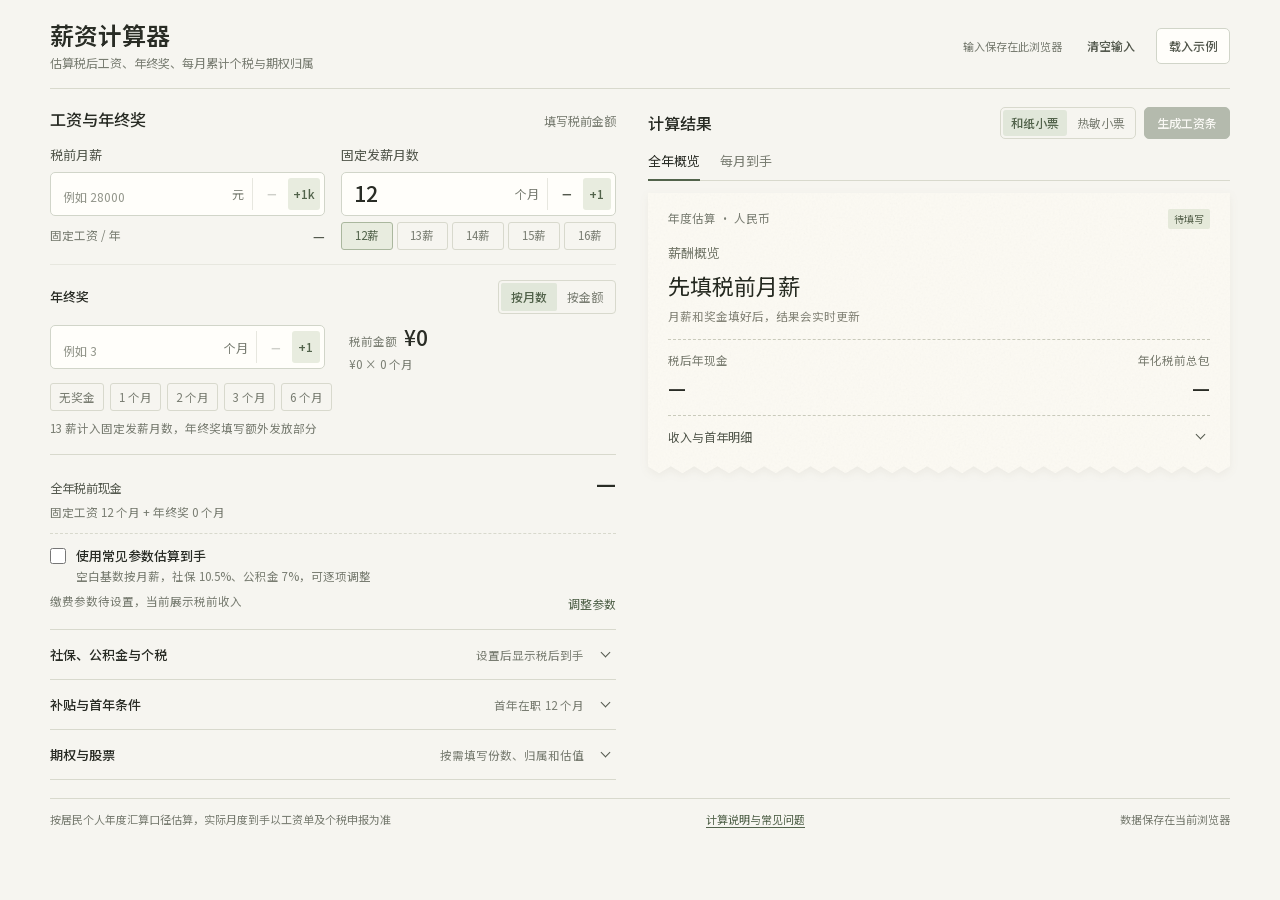
<file: index.html>
<!doctype html>
<html lang="zh-CN">
<head>
  <meta charset="utf-8">
  <meta name="viewport" content="width=device-width, initial-scale=1">
  <meta name="theme-color" content="#f6f5f0">
  <meta name="description" content="在线薪资计算器，按月薪和年终奖月数，估算税后工资、每月累计个税、全年收入、首年现金和期权归属。支持社保、公积金及个税参数自定义，数据保存在本地浏览器。">
  <meta property="og:type" content="website">
  <meta property="og:locale" content="zh_CN">
  <meta property="og:title" content="薪资计算器 - 税后工资、年终奖与累计个税">
  <meta property="og:description" content="计算税后工资、每月累计个税与到手明细、年终奖和期权归属，缴费参数可自定义。">
  <meta name="twitter:card" content="summary">
  <link rel="canonical" href="https://mx-pai.cn/salary-calculator/">
  <meta property="og:url" content="https://mx-pai.cn/salary-calculator/">
  <title>薪资计算器 - 税后工资、年终奖与累计个税</title>
  <script type="application/ld+json">
    {"@context":"https://schema.org","@type":"WebApplication","name":"薪资计算器","url":"https://mx-pai.cn/salary-calculator/","applicationCategory":"FinanceApplication","operatingSystem":"Any","inLanguage":"zh-CN","isAccessibleForFree":true,"description":"在线计算税后工资、每月累计个税、月均到手、年终奖、首年收入和期权归属，缴费参数可自定义。","featureList":["税后工资估算","年终奖月数与金额换算","每月累计个税","期权归属估值","工资条图片导出"]}
  </script>
  <link rel="stylesheet" href="styles.css?v=20261023seo1">
</head>
<body>
  <main class="shell">
    <header class="masthead">
      <div class="brand"><h1>薪资计算器</h1><p class="intro">估算税后工资、年终奖、每月累计个税与期权归属</p></div>
      <div class="mast-actions"><span class="local-note" id="storage-note">输入保存在此浏览器</span><div class="action-buttons"><button class="text-button" id="clear-button" type="button">清空输入</button><button class="text-button" id="reset-button" type="button">载入示例</button></div></div>
    </header>
    <noscript><p class="validation-summary">请启用 JavaScript 后使用薪资计算器</p></noscript>
    <div class="layout">
      <section class="primary-form" aria-labelledby="salary-title">
        <div class="section-heading"><h2 id="salary-title">工资与年终奖</h2><span>填写税前金额</span></div>
        <div class="validation-summary" id="income-errors" role="alert" hidden></div>
        <div class="fields">
<div class="field">
      <label for="monthly-salary">税前月薪</label>
      <div class="entry entry--adjustable"><input id="monthly-salary" data-key="monthlySalary" type="number" min="0" step="100" inputmode="decimal" placeholder="例如 28000" aria-describedby="error-monthlySalary"><span class="unit">元</span><div class="entry-stepper" role="group" aria-label="调整月薪"><button type="button" data-step-key="monthlySalary" data-step-value="-1000" aria-label="月薪减少 1000 元" aria-controls="monthly-salary">−</button><button type="button" data-step-key="monthlySalary" data-step-value="1000" aria-label="月薪增加 1000 元" aria-controls="monthly-salary">+1k</button></div></div>
      <p class="field-error" id="error-monthlySalary" data-error-for="monthlySalary" hidden></p><p class="input-equivalent"><span>固定工资 / 年</span><strong id="salary-equivalent">—</strong></p>
    </div><div class="field">
      <label for="salary-months">固定发薪月数</label>
      <div class="entry entry--adjustable"><input id="salary-months" data-key="salaryMonths" type="number" min="0" step="0.5" max="24" inputmode="decimal" placeholder="12" aria-describedby="error-salaryMonths"><span class="unit">个月</span><div class="entry-stepper" role="group" aria-label="调整固定发薪月数"><button type="button" data-step-key="salaryMonths" data-step-value="-1" aria-label="固定发薪月数减少 1 个月" aria-controls="salary-months">−</button><button type="button" data-step-key="salaryMonths" data-step-value="1" aria-label="固定发薪月数增加 1 个月" aria-controls="salary-months">+1</button></div></div>
      <p class="field-error" id="error-salaryMonths" data-error-for="salaryMonths" hidden></p><div class="quick-picks salary-picks" role="group" aria-label="固定发薪月数快捷选择"><button type="button" data-quick-key="salaryMonths" data-quick-value="12">12薪</button><button type="button" data-quick-key="salaryMonths" data-quick-value="13">13薪</button><button type="button" data-quick-key="salaryMonths" data-quick-value="14">14薪</button><button type="button" data-quick-key="salaryMonths" data-quick-value="15">15薪</button><button type="button" data-quick-key="salaryMonths" data-quick-value="16">16薪</button></div>
    </div>
          <div class="bonus-block">
            <div class="bonus-header"><span>年终奖</span><div class="bonus-switch" role="group" aria-label="年终奖填写方式"><button type="button" data-bonus-mode="months" aria-pressed="true">按月数</button><button type="button" data-bonus-mode="amount" aria-pressed="false">按金额</button></div></div>
            <input id="bonus-input-mode" data-key="bonusMode" type="hidden" value="months">
            <div class="bonus-fields"><div data-bonus-panel="months"><div class="field">
      <label class="visually-hidden" for="bonus-months">年终奖月数</label>
      <div class="entry entry--adjustable"><input id="bonus-months" data-key="bonusMonths" type="number" min="0" step="0.5" max="36" inputmode="decimal" placeholder="例如 3" aria-describedby="error-bonusMonths"><span class="unit">个月</span><div class="entry-stepper" role="group" aria-label="调整年终奖月数"><button type="button" data-step-key="bonusMonths" data-step-value="-1" aria-label="年终奖减少 1 个月" aria-controls="bonus-months">−</button><button type="button" data-step-key="bonusMonths" data-step-value="1" aria-label="年终奖增加 1 个月" aria-controls="bonus-months">+1</button></div></div>
      <p class="field-error" id="error-bonusMonths" data-error-for="bonusMonths" hidden></p>
    </div></div><div data-bonus-panel="amount" hidden><div class="field">
      <label class="visually-hidden" for="annual-bonus">年终奖税前金额</label>
      <div class="entry entry--adjustable"><input id="annual-bonus" data-key="annualBonus" type="number" min="0" step="1000" inputmode="decimal" placeholder="例如 84000" aria-describedby="error-annualBonus"><span class="unit">元</span><div class="entry-stepper" role="group" aria-label="调整年终奖金额"><button type="button" data-step-key="annualBonus" data-step-value="-1000" aria-label="年终奖减少 1000 元" aria-controls="annual-bonus">−</button><button type="button" data-step-key="annualBonus" data-step-value="1000" aria-label="年终奖增加 1000 元" aria-controls="annual-bonus">+1k</button></div></div>
      <p class="field-error" id="error-annualBonus" data-error-for="annualBonus" hidden></p>
    </div></div><div class="bonus-equivalent"><span id="bonus-equivalent-label">税前金额</span><strong id="bonus-equivalent">¥0</strong><small id="bonus-expression">随月薪自动换算</small></div></div>
            <div class="quick-picks bonus-picks" id="bonus-quick-picks" role="group" aria-label="年终奖月数快捷选择"><button type="button" data-quick-key="bonusMonths" data-quick-value="0">无奖金</button><button type="button" data-quick-key="bonusMonths" data-quick-value="1">1 个月</button><button type="button" data-quick-key="bonusMonths" data-quick-value="2">2 个月</button><button type="button" data-quick-key="bonusMonths" data-quick-value="3">3 个月</button><button type="button" data-quick-key="bonusMonths" data-quick-value="6">6 个月</button></div>
            <p class="hint">13 薪计入固定发薪月数，年终奖填写额外发放部分</p>
          </div>
        </div>
        <div class="income-summary"><div class="income-total"><span>全年税前现金</span><strong id="cash-preview">—</strong></div><div class="live-net-summary" id="live-net-summary" hidden><span>税后月均到手</span><strong id="inline-monthly-net">—</strong></div><p id="income-formula">固定工资 + 年终奖 + 现金补贴</p></div>
        <div class="tax-quick">          <label class="assumption-option" for="use-default-tax"><input id="use-default-tax" data-key="useDefaultTax" type="checkbox"><span><strong>使用常见参数估算到手</strong><small id="tax-assumption-help">空白基数按月薪，社保 10.5%、公积金 7%，可逐项调整</small></span></label>
          <div class="result-note"><p id="assumption-hint">缴费参数待设置，当前展示税前收入</p><button class="view-link" id="edit-tax" type="button">调整参数</button></div>
</div>
      </section>

      <aside class="result-panel" id="results" aria-label="薪酬计算结果">
        <div class="preview-heading"><h2>计算结果</h2><div class="export-tools"><fieldset class="receipt-style-switch"><legend class="visually-hidden">工资条风格</legend><label><input class="visually-hidden" type="radio" name="receipt-style" value="paper" data-receipt-style checked><span>和纸小票</span></label><label><input class="visually-hidden" type="radio" name="receipt-style" value="thermal" data-receipt-style><span>热敏小票</span></label></fieldset><button class="generate-button" id="generate-receipt" type="button" disabled>生成工资条</button></div></div>
        <div class="view-tabs" role="tablist" aria-label="结果查看方式"><button type="button" id="tab-receipt" role="tab" data-result-view="receipt" aria-selected="true" aria-controls="receipt-view">全年概览</button><button type="button" id="tab-monthly" role="tab" data-result-view="monthly" aria-selected="false" aria-controls="monthly-view" tabindex="-1">每月到手</button></div>
        <div id="receipt-view" role="tabpanel" aria-labelledby="tab-receipt">
        <div class="receipt-stage">
          <div class="receipt-shadow">
            <article class="receipt-sheet" id="receipt-sheet" data-style="paper" aria-label="工资条内容">
              <div class="result-hero">
                <div class="result-label"><span>年度估算 · 人民币</span><span class="example-tag" id="example-tag">待填写</span></div>
                <div class="net-label" id="headline-label">薪酬概览</div><div class="net-total is-pending" id="monthly-net">先填税前月薪</div>
                <p class="net-secondary" id="monthly-with-bonus" hidden></p><p class="total-caption" id="result-caption">月薪和奖金填好后，结果会实时更新</p>
                <p class="visually-hidden" id="result-announcer" role="status" aria-live="polite" aria-atomic="true"></p>
                <div class="result-kpis" id="result-kpis"></div>
              </div>
              <div class="deductions" id="deduction-breakdown"></div>
              <details class="annual-breakdown"><summary>收入与首年明细<span class="disclosure" aria-hidden="true"></span></summary><div class="result-body"><div class="mix-heading"><h3>全年税前收入</h3></div><div id="income-breakdown"></div><div class="first-year-group" id="first-year-results"></div></div></details>
            </article>
          </div>
        </div>
        </div>
        <section id="monthly-view" role="tabpanel" aria-labelledby="tab-monthly" hidden>
          <div class="payroll-settings fields"><div class="field" id="bonus-timing-field"><label for="bonus-pay-month">年终奖发放月份</label><div class="entry"><select id="bonus-pay-month" data-key="bonusPayMonth" aria-describedby="error-bonusPayMonth"><option value="1">1 月</option><option value="2">2 月</option><option value="3">3 月</option><option value="4">4 月</option><option value="5">5 月</option><option value="6">6 月</option><option value="7">7 月</option><option value="8">8 月</option><option value="9">9 月</option><option value="10">10 月</option><option value="11">11 月</option><option value="12" selected>12 月</option></select></div><p class="field-error" id="error-bonusPayMonth" data-error-for="bonusPayMonth" hidden></p></div><div class="field" id="extra-timing-field"><label for="extra-pay-month">额外固定工资发放月</label><div class="entry"><select id="extra-pay-month" data-key="extraSalaryPayMonth" aria-describedby="error-extraSalaryPayMonth"><option value="1">1 月</option><option value="2">2 月</option><option value="3">3 月</option><option value="4">4 月</option><option value="5">5 月</option><option value="6">6 月</option><option value="7">7 月</option><option value="8">8 月</option><option value="9">9 月</option><option value="10">10 月</option><option value="11">11 月</option><option value="12" selected>12 月</option></select></div><p class="field-error" id="error-extraSalaryPayMonth" data-error-for="extraSalaryPayMonth" hidden></p></div></div>
          <div class="monthly-empty" id="monthly-empty"><p>填写月薪与缴费参数后，查看每月到手和累计个税</p><button class="text-button" type="button" data-edit-tax>设置缴费参数</button></div>
          <div id="monthly-content" hidden>
            <p class="monthly-hint">按 1 月起全年在职估算，点击月份查看明细</p>
            <p class="monthly-timing" id="monthly-timing"></p>
            <div class="month-chart" id="month-chart" role="group" aria-label="选择月份查看到手和累计个税"></div>
            <div class="monthly-headline" id="monthly-headline" tabindex="-1" role="group" aria-label="所选月份到手明细"><div><span id="selected-month-label">1 月预计到手</span><strong id="selected-month-net">—</strong></div><span id="selected-month-event" hidden></span></div>
            <div class="monthly-kpis"><div><span>本月个税</span><strong id="selected-month-tax">—</strong></div><div><span>截至本月累计个税</span><strong id="selected-month-cumulative">—</strong></div></div>
            <div id="monthly-current"></div>
            <details class="monthly-calculation"><summary>这笔税怎么算<span class="disclosure" aria-hidden="true"></span></summary><div id="month-tax-calculation"></div><p class="monthly-hint">累计个税包含综合所得累计预扣，以及已发放奖金的单独计税额</p></details>
            <details class="monthly-all"><summary>全年 12 个月明细<span class="disclosure" aria-hidden="true"></span></summary><div class="monthly-table-wrap"><table class="monthly-table"><caption class="visually-hidden">全年每月预扣个税与到手金额</caption><thead><tr><th scope="col">月份</th><th scope="col">本月个税</th><th scope="col">累计个税</th><th scope="col">到手</th></tr></thead><tbody id="monthly-table-body"></tbody><tfoot><tr><th scope="row">全年</th><td id="year-payroll-tax" colspan="2">—</td><td id="year-payroll-net">—</td></tr></tfoot></table></div></details>
            <p class="monthly-reconciliation" id="monthly-reconciliation" hidden></p>
            <p class="monthly-hint" id="monthly-scope"></p>
            <p class="monthly-hint">采用累计预扣法，<a href="https://www.chinatax.gov.cn/chinatax/n810341/n810765/n3359382/201812/c4182700/content.html" target="_blank" rel="noreferrer">查看税务总局计算口径</a></p>
          </div>
        </section>
        <details class="result-more"><summary>查看四年收入与股权估值<span class="disclosure" aria-hidden="true"></span></summary>
          <section class="timeline" aria-labelledby="timeline-title"><div class="timeline-head"><h3 id="timeline-title">四年收入与归属</h3><span>首年按在职月数折算</span></div><div class="year-list" id="year-list"></div><div class="timeline-foot"><span class="legend"><i class="swatch"></i>经常性现金</span><span class="legend"><i class="swatch equity"></i>归属估值</span><span class="legend"><i class="swatch sign-on"></i>签字费</span><span class="total-four-year" id="four-year-total"></span></div></section>
          <div class="scenario-box"><div class="scenario-head"><h3>股权估值情景</h3><span>年化税前总包</span></div><div class="scenario-list" id="scenario-list"></div><div class="tax-breakdown first-year"><span>首年预计行权资金</span><strong id="exercise-cost">—</strong></div></div>
        </details>
      </aside>

      <div class="optional-group" aria-label="其他薪酬条件">
        <details class="optional-section" id="tax-settings">
          <summary><div><h2>社保、公积金与个税</h2><p id="tax-settings-summary">设置后显示税后到手</p></div><span class="disclosure" aria-hidden="true"></span></summary>
          <div class="optional-body"><div class="validation-summary" id="tax-errors" role="alert" hidden></div><div class="fields"><div class="field">
      <label for="social-base">社保缴费基数</label>
      <div class="entry"><input id="social-base" data-key="socialBase" type="number" min="0" step="100" inputmode="decimal" placeholder="空白按月薪" aria-describedby="error-socialBase"><span class="unit">元 / 月</span></div>
      <p class="field-error" id="error-socialBase" data-error-for="socialBase" hidden></p>
    </div><div class="field">
      <label for="social-rate">社保个人比例</label>
      <div class="entry"><input id="social-rate" data-key="socialRate" type="number" min="0" step="0.1" max="30" inputmode="decimal" placeholder="常见值 10.5" aria-describedby="error-socialRate"><span class="unit">%</span></div>
      <p class="field-error" id="error-socialRate" data-error-for="socialRate" hidden></p>
    </div><div class="field">
      <label for="housing-base">公积金缴费基数</label>
      <div class="entry"><input id="housing-base" data-key="housingBase" type="number" min="0" step="100" inputmode="decimal" placeholder="空白按月薪" aria-describedby="error-housingBase"><span class="unit">元 / 月</span></div>
      <p class="field-error" id="error-housingBase" data-error-for="housingBase" hidden></p>
    </div><div class="field">
      <label for="housing-rate">公积金个人比例</label>
      <div class="entry"><input id="housing-rate" data-key="housingRate" type="number" min="0" step="0.1" max="30" inputmode="decimal" placeholder="常见值 7" aria-describedby="error-housingRate"><span class="unit">%</span></div>
      <p class="field-error" id="error-housingRate" data-error-for="housingRate" hidden></p>
    </div></div>
            <details class="bounds-settings" id="bounds-settings"><summary>设置自动推算基数的上下限</summary><div class="fields"><div class="field">
      <label for="social-floor">社保基数下限</label>
      <div class="entry"><input id="social-floor" data-key="socialFloor" type="number" min="0" step="1" inputmode="decimal" placeholder="留空不限" aria-describedby="error-socialFloor"><span class="unit">元 / 月</span></div>
      <p class="field-error" id="error-socialFloor" data-error-for="socialFloor" hidden></p>
    </div><div class="field">
      <label for="social-ceiling">社保基数上限</label>
      <div class="entry"><input id="social-ceiling" data-key="socialCeiling" type="number" min="0" step="1" inputmode="decimal" placeholder="留空不限" aria-describedby="error-socialCeiling"><span class="unit">元 / 月</span></div>
      <p class="field-error" id="error-socialCeiling" data-error-for="socialCeiling" hidden></p>
    </div><div class="field">
      <label for="housing-floor">公积金基数下限</label>
      <div class="entry"><input id="housing-floor" data-key="housingFloor" type="number" min="0" step="1" inputmode="decimal" placeholder="留空不限" aria-describedby="error-housingFloor"><span class="unit">元 / 月</span></div>
      <p class="field-error" id="error-housingFloor" data-error-for="housingFloor" hidden></p>
    </div><div class="field">
      <label for="housing-ceiling">公积金基数上限</label>
      <div class="entry"><input id="housing-ceiling" data-key="housingCeiling" type="number" min="0" step="1" inputmode="decimal" placeholder="留空不限" aria-describedby="error-housingCeiling"><span class="unit">元 / 月</span></div>
      <p class="field-error" id="error-housingCeiling" data-error-for="housingCeiling" hidden></p>
    </div></div><p class="section-tip">上下限用于按月薪自动推算基数，已手填的缴费基数优先</p></details>
            <div class="fields"><div class="field">
      <label for="special-deduction">年度专项附加扣除</label>
      <div class="entry"><input id="special-deduction" data-key="specialDeduction" type="number" min="0" step="1000" inputmode="decimal" placeholder="没有可留空" aria-describedby="error-specialDeduction"><span class="unit">元 / 年</span></div>
      <p class="field-error" id="error-specialDeduction" data-error-for="specialDeduction" hidden></p>
    </div><div class="field"><label for="bonus-tax-mode">年终奖计税方式</label><div class="entry"><select id="bonus-tax-mode" data-key="bonusTaxMode"><option value="auto">自动比较</option><option value="combined">并入综合所得</option><option value="separate">单独计税</option></select></div></div></div>
            <p class="tax-explainer">勾选常见参数后，空白基数按月薪、社保比例按 10.5%、公积金按 7%；填写的项目会覆盖常见值。全年一次性奖金单独计税适用于符合条件的收入，<a href="https://www.mof.gov.cn/jrttts/202308/t20230828_3904461.htm" target="_blank" rel="noreferrer">查看税法说明</a></p>
          </div>
        </details>
        <details class="optional-section" id="first-year-settings"><summary><div><h2>补贴与首年条件</h2><p id="extras-summary">在职月数、签字费与试用期</p></div><span class="disclosure" aria-hidden="true"></span></summary><div class="optional-body"><div class="fields"><div class="field">
      <label for="annual-allowance">年度现金补贴</label>
      <div class="entry"><input id="annual-allowance" data-key="annualAllowance" type="number" min="0" step="100" inputmode="decimal" placeholder="没有可留空" aria-describedby="error-annualAllowance"><span class="unit">元 / 年</span></div>
      <p class="field-error" id="error-annualAllowance" data-error-for="annualAllowance" hidden></p>
    </div><div class="field">
      <label for="first-year-months">首年在职月数</label>
      <div class="entry"><input id="first-year-months" data-key="firstYearMonths" type="number" min="0" step="1" max="12" inputmode="decimal" placeholder="12" aria-describedby="error-firstYearMonths"><span class="unit">个月</span></div>
      <p class="field-error" id="error-firstYearMonths" data-error-for="firstYearMonths" hidden></p>
    </div><div class="field">
      <label for="sign-on-year1">首年签字费</label>
      <div class="entry"><input id="sign-on-year1" data-key="signOnYear1" type="number" min="0" step="1000" inputmode="decimal" placeholder="没有可留空" aria-describedby="error-signOnYear1"><span class="unit">元</span></div>
      <p class="field-error" id="error-signOnYear1" data-error-for="signOnYear1" hidden></p>
    </div><div class="field">
      <label for="sign-on-year2">次年签字费</label>
      <div class="entry"><input id="sign-on-year2" data-key="signOnYear2" type="number" min="0" step="1000" inputmode="decimal" placeholder="没有可留空" aria-describedby="error-signOnYear2"><span class="unit">元</span></div>
      <p class="field-error" id="error-signOnYear2" data-error-for="signOnYear2" hidden></p>
    </div><div class="field">
      <label for="probation-months">试用期月数</label>
      <div class="entry"><input id="probation-months" data-key="probationMonths" type="number" min="0" step="1" max="12" inputmode="decimal" placeholder="0" aria-describedby="error-probationMonths"><span class="unit">个月</span></div>
      <p class="field-error" id="error-probationMonths" data-error-for="probationMonths" hidden></p>
    </div><div class="field">
      <label for="probation-rate">试用期薪资比例</label>
      <div class="entry"><input id="probation-rate" data-key="probationRate" type="number" min="0" step="1" max="100" inputmode="decimal" placeholder="100" aria-describedby="error-probationRate"><span class="unit">%</span></div>
      <p class="field-error" id="error-probationRate" data-error-for="probationRate" hidden></p>
    </div><div class="field wide">
      <label for="sign-on-reserve">首年追回风险预留</label>
      <div class="entry"><input id="sign-on-reserve" data-key="signOnReserve" type="number" min="0" step="1000" inputmode="decimal" placeholder="没有可留空" aria-describedby="error-signOnReserve"><span class="unit">税后元</span></div>
      <p class="field-error" id="error-signOnReserve" data-error-for="signOnReserve" hidden></p>
    </div></div><p class="section-tip">首年固定工资、年终奖和补贴按在职月数折算；签字费按填写金额计入</p></div></details>
        <details class="optional-section" id="equity-settings"><summary><div><h2>期权与股票</h2><p id="equity-summary">按需填写份数、归属和估值</p></div><span class="disclosure" aria-hidden="true"></span></summary><div class="optional-body"><div class="fields"><div class="field">
      <label for="equity-units">授予总份数</label>
      <div class="entry"><input id="equity-units" data-key="equityUnits" type="number" min="0" step="1000" inputmode="decimal" placeholder="没有可留空" aria-describedby="error-equityUnits"><span class="unit">份</span></div>
      <p class="field-error" id="error-equityUnits" data-error-for="equityUnits" hidden></p>
    </div><div class="field">
      <label for="vesting-years">归属周期</label>
      <div class="entry"><input id="vesting-years" data-key="vestingYears" type="number" min="0.25" step="0.25" max="20" inputmode="decimal" placeholder="4" aria-describedby="error-vestingYears"><span class="unit">年</span></div>
      <p class="field-error" id="error-vestingYears" data-error-for="vestingYears" hidden></p>
    </div><div class="field">
      <label for="cliff-months">首期等待期</label>
      <div class="entry"><input id="cliff-months" data-key="cliffMonths" type="number" min="0" step="1" max="240" inputmode="decimal" placeholder="12" aria-describedby="error-cliffMonths"><span class="unit">个月</span></div>
      <p class="field-error" id="error-cliffMonths" data-error-for="cliffMonths" hidden></p>
    </div><div class="field">
      <label for="strike-price">行权价</label>
      <div class="entry"><input id="strike-price" data-key="strikePrice" type="number" min="0" step="0.1" inputmode="decimal" placeholder="RSU 填 0" aria-describedby="error-strikePrice"><span class="unit">元 / 份</span></div>
      <p class="field-error" id="error-strikePrice" data-error-for="strikePrice" hidden></p>
    </div><div class="field wide">
      <label for="share-base">基准估值</label>
      <div class="entry"><input id="share-base" data-key="shareBase" type="number" min="0" step="0.1" inputmode="decimal" placeholder="填入后显示股权估值" aria-describedby="error-shareBase"><span class="unit">元 / 份</span></div>
      <p class="field-error" id="error-shareBase" data-error-for="shareBase" hidden></p>
    </div><div class="field">
      <label for="share-low">低位估值</label>
      <div class="entry"><input id="share-low" data-key="shareLow" type="number" min="0" step="0.1" inputmode="decimal" placeholder="可选" aria-describedby="error-shareLow"><span class="unit">元 / 份</span></div>
      <p class="field-error" id="error-shareLow" data-error-for="shareLow" hidden></p>
    </div><div class="field">
      <label for="share-high">高位估值</label>
      <div class="entry"><input id="share-high" data-key="shareHigh" type="number" min="0" step="0.1" inputmode="decimal" placeholder="可选" aria-describedby="error-shareHigh"><span class="unit">元 / 份</span></div>
      <p class="field-error" id="error-shareHigh" data-error-for="shareHigh" hidden></p>
    </div></div><p class="section-tip">股权估值单独列示，不计入税后现金</p></div></details>
      </div>
    </div>
    <footer class="footer"><span>按居民个人年度汇算口径估算，实际月度到手以工资单及个税申报为准</span><a href="guide/" data-standalone-href="https://mx-pai.cn/salary-calculator/guide/">计算说明与常见问题</a><span>数据保存在当前浏览器</span></footer>
  </main>
  <dialog class="export-dialog" id="receipt-dialog" aria-labelledby="export-title">
    <div class="export-heading"><div><h2 id="export-title">生成工资条</h2><p>图片在本机生成，点击预览可放大</p></div><button type="button" class="text-button" id="close-export">关闭</button></div>
    <div class="export-canvas" id="export-canvas" aria-busy="false"><img id="export-preview" alt="生成的薪酬估算工资条" role="button" tabindex="0" aria-label="放大工资条预览" aria-pressed="false"><p id="export-loading" role="status">正在生成工资条</p></div>
    <div class="export-footer"><span id="export-status" role="status" aria-live="polite"></span><div><button class="copy-button" id="copy-image" type="button" disabled>复制图片</button><button class="generate-button" id="download-image" type="button" disabled>保存图片</button></div></div>
  </dialog>
  <script src="calculator.js?v=20261023seo1"></script>
  <script src="report.js?v=20261023seo1"></script>
  <script src="result-image.js?v=20261023seo1"></script>
  <script src="app.js?v=20261023seo1"></script>
</body>
</html>
</file>
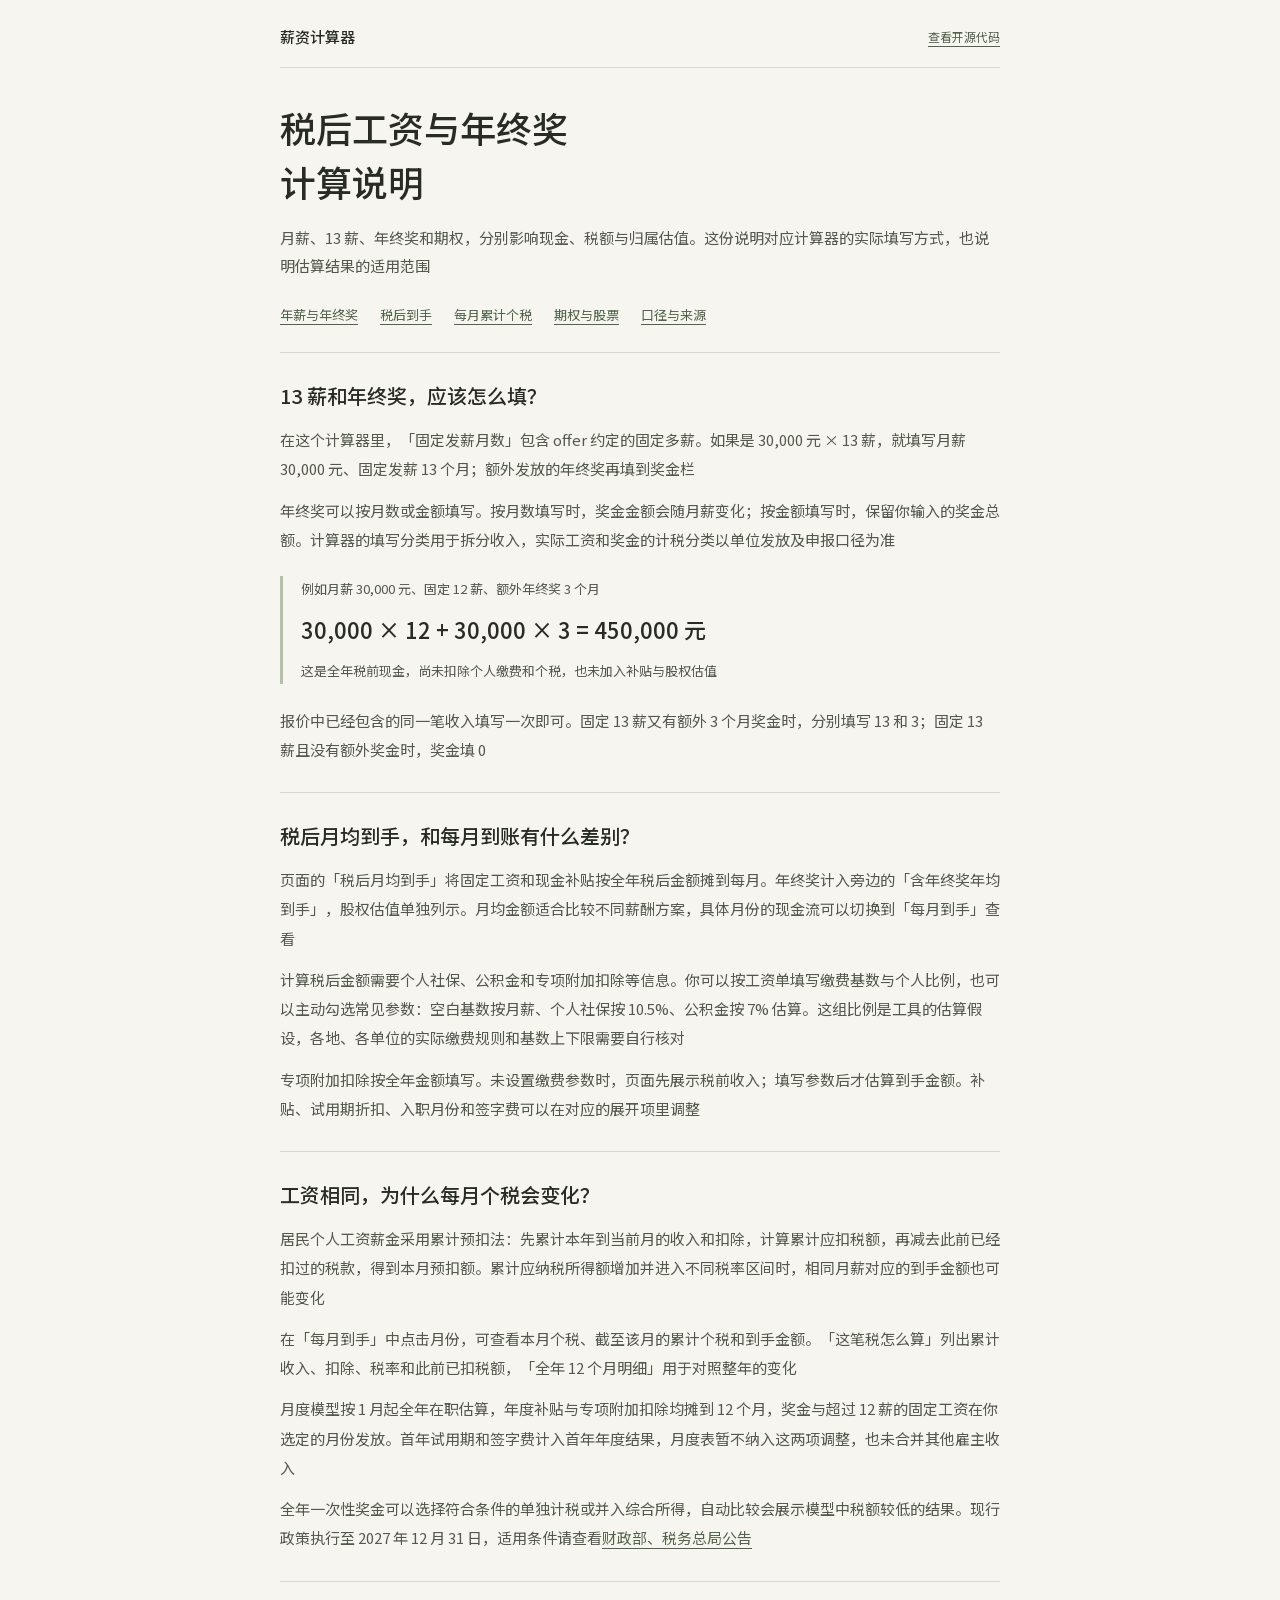
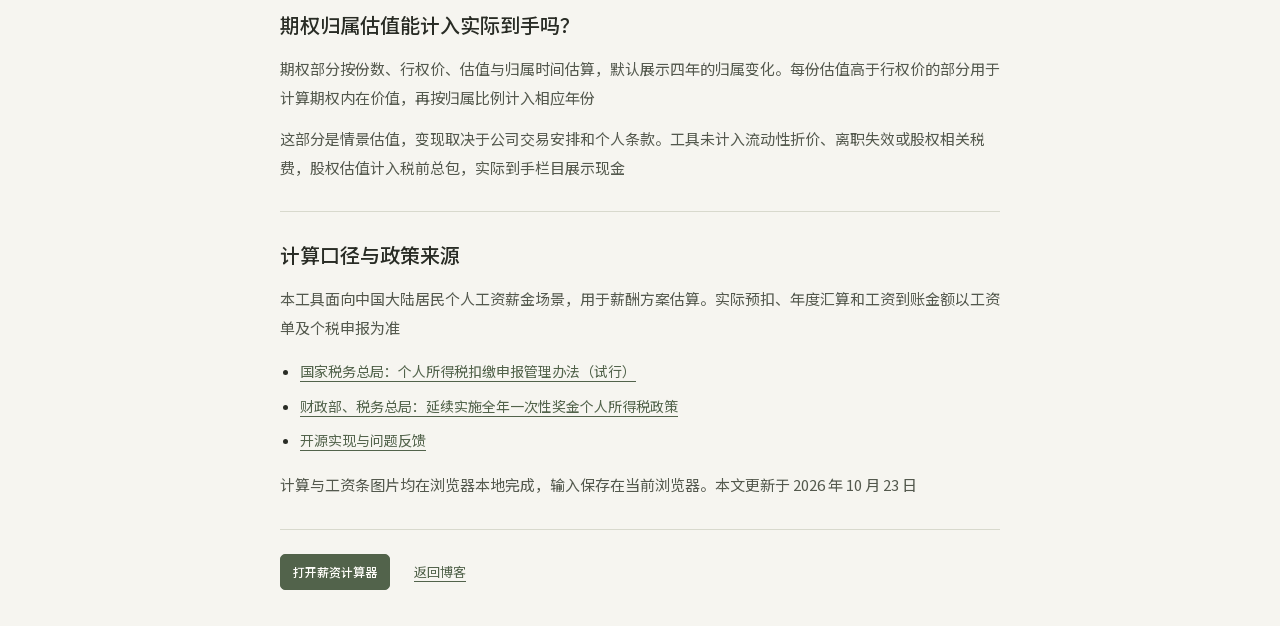
<file: guide/index.html>
<!doctype html>
<html lang="zh-CN">
<head>
  <meta charset="utf-8">
  <meta name="viewport" content="width=device-width, initial-scale=1">
  <meta name="theme-color" content="#f6f5f0">
  <title>税后工资怎么算？13 薪、年终奖与累计个税说明 - 薪资计算器</title>
  <meta name="description" content="了解薪资计算器的填写方式与计算口径：13 薪和年终奖如何区分、税后月均到手与实际每月到账的差异、累计预扣个税，以及期权归属估值。附税务总局和财政部政策来源。">
  <link rel="canonical" href="https://mx-pai.cn/salary-calculator/guide/">
  <meta property="og:type" content="website">
  <meta property="og:locale" content="zh_CN">
  <meta property="og:title" content="税后工资、13 薪与年终奖计算说明">
  <meta property="og:description" content="从一份 offer 开始，读懂年薪、每月到手、累计个税和期权估值。">
  <meta property="og:url" content="https://mx-pai.cn/salary-calculator/guide/">
  <link rel="stylesheet" href="../styles.css?v=20261023seo1">
  <link rel="stylesheet" href="guide.css?v=20261023seo1">
</head>
<body>
  <main class="guide-shell">
    <header class="guide-header"><a href="../">薪资计算器</a><a href="https://github.com/mx-pai/salary-calculator">查看开源代码</a></header>
    <article>
      <h1>税后工资与年终奖<br>计算说明</h1>
      <p class="guide-lead">月薪、13 薪、年终奖和期权，分别影响现金、税额与归属估值。这份说明对应计算器的实际填写方式，也说明估算结果的适用范围</p>
      <nav class="guide-contents" aria-label="本页内容"><a href="#annual">年薪与年终奖</a><a href="#net">税后到手</a><a href="#monthly">每月累计个税</a><a href="#equity">期权与股票</a><a href="#sources">口径与来源</a></nav>

      <section id="annual">
        <h2>13 薪和年终奖，应该怎么填？</h2>
        <p>在这个计算器里，「固定发薪月数」包含 offer 约定的固定多薪。如果是 30,000 元 × 13 薪，就填写月薪 30,000 元、固定发薪 13 个月；额外发放的年终奖再填到奖金栏</p>
        <p>年终奖可以按月数或金额填写。按月数填写时，奖金金额会随月薪变化；按金额填写时，保留你输入的奖金总额。计算器的填写分类用于拆分收入，实际工资和奖金的计税分类以单位发放及申报口径为准</p>
        <div class="guide-example"><p>例如月薪 30,000 元、固定 12 薪、额外年终奖 3 个月</p><strong>30,000 × 12 + 30,000 × 3 = 450,000 元</strong><p>这是全年税前现金，尚未扣除个人缴费和个税，也未加入补贴与股权估值</p></div>
        <p>报价中已经包含的同一笔收入填写一次即可。固定 13 薪又有额外 3 个月奖金时，分别填写 13 和 3；固定 13 薪且没有额外奖金时，奖金填 0</p>
      </section>

      <section id="net">
        <h2>税后月均到手，和每月到账有什么差别？</h2>
        <p>页面的「税后月均到手」将固定工资和现金补贴按全年税后金额摊到每月。年终奖计入旁边的「含年终奖年均到手」，股权估值单独列示。月均金额适合比较不同薪酬方案，具体月份的现金流可以切换到「每月到手」查看</p>
        <p>计算税后金额需要个人社保、公积金和专项附加扣除等信息。你可以按工资单填写缴费基数与个人比例，也可以主动勾选常见参数：空白基数按月薪、个人社保按 10.5%、公积金按 7% 估算。这组比例是工具的估算假设，各地、各单位的实际缴费规则和基数上下限需要自行核对</p>
        <p>专项附加扣除按全年金额填写。未设置缴费参数时，页面先展示税前收入；填写参数后才估算到手金额。补贴、试用期折扣、入职月份和签字费可以在对应的展开项里调整</p>
      </section>

      <section id="monthly">
        <h2>工资相同，为什么每月个税会变化？</h2>
        <p>居民个人工资薪金采用累计预扣法：先累计本年到当前月的收入和扣除，计算累计应扣税额，再减去此前已经扣过的税款，得到本月预扣额。累计应纳税所得额增加并进入不同税率区间时，相同月薪对应的到手金额也可能变化</p>
        <p>在「每月到手」中点击月份，可查看本月个税、截至该月的累计个税和到手金额。「这笔税怎么算」列出累计收入、扣除、税率和此前已扣税额，「全年 12 个月明细」用于对照整年的变化</p>
        <p>月度模型按 1 月起全年在职估算，年度补贴与专项附加扣除均摊到 12 个月，奖金与超过 12 薪的固定工资在你选定的月份发放。首年试用期和签字费计入首年年度结果，月度表暂不纳入这两项调整，也未合并其他雇主收入</p>
        <p>全年一次性奖金可以选择符合条件的单独计税或并入综合所得，自动比较会展示模型中税额较低的结果。现行政策执行至 2027 年 12 月 31 日，适用条件请查看<a href="https://www.mof.gov.cn/jrttts/202308/t20230828_3904461.htm" target="_blank" rel="noreferrer">财政部、税务总局公告</a></p>
      </section>

      <section id="equity">
        <h2>期权归属估值能计入实际到手吗？</h2>
        <p>期权部分按份数、行权价、估值与归属时间估算，默认展示四年的归属变化。每份估值高于行权价的部分用于计算期权内在价值，再按归属比例计入相应年份</p>
        <p>这部分是情景估值，变现取决于公司交易安排和个人条款。工具未计入流动性折价、离职失效或股权相关税费，股权估值计入税前总包，实际到手栏目展示现金</p>
      </section>

      <section id="sources">
        <h2>计算口径与政策来源</h2>
        <p>本工具面向中国大陆居民个人工资薪金场景，用于薪酬方案估算。实际预扣、年度汇算和工资到账金额以工资单及个税申报为准</p>
        <ul class="guide-sources"><li><a href="https://www.chinatax.gov.cn/chinatax/n810341/n810765/n3359382/201812/c4182700/content.html" target="_blank" rel="noreferrer">国家税务总局：个人所得税扣缴申报管理办法（试行）</a></li><li><a href="https://www.mof.gov.cn/jrttts/202308/t20230828_3904461.htm" target="_blank" rel="noreferrer">财政部、税务总局：延续实施全年一次性奖金个人所得税政策</a></li><li><a href="https://github.com/mx-pai/salary-calculator">开源实现与问题反馈</a></li></ul>
        <p>计算与工资条图片均在浏览器本地完成，输入保存在当前浏览器。本文更新于 <time datetime="2026-10-23">2026 年 10 月 23 日</time></p>
      </section>
    </article>
    <footer class="guide-footer"><a class="generate-button" href="../">打开薪资计算器</a><a href="https://mx-pai.cn/">返回博客</a></footer>
  </main>
</body>
</html>
</file>
<file: styles.css>
@font-face { font-family: "Noto Sub"; src: url(fonts/noto-sans-sc-subset.woff2?v=20261023seo1) format("woff2"); font-weight: 100 900; font-display: swap; }
:root {
  color-scheme: light;
  --page: #f6f5f0; --paper: #fffefa; --paper-warm: #fcfaf3;
  --ink: #292c25; --ink-soft: #54594e; --muted: #797d72;
  --line: #d8d9cd; --line-soft: #e7e7df; --border: #d1d5c9; --field-bg: #fffefa;
  --cash: #74836c; --cash-dark: #52634b; --equity: #a9ae96; --signon: #b4b5a8;
  --danger: #a34436; --danger-bg: #fbefea; --focus: #aebda4;
  --receipt-paper: #fcfaf3;
  --font-ui: "PingFang SC", "Microsoft YaHei", "Noto Sub", system-ui, sans-serif;
  --font-mono: "SFMono-Regular", "Menlo", "Consolas", "PingFang SC", "Microsoft YaHei", "Noto Sub", monospace;
  font-family: var(--font-ui);
  font-synthesis: none; text-rendering: optimizeLegibility;
}
* { box-sizing: border-box; }
[hidden] { display: none !important; }
body { min-width: 320px; margin: 0; background: var(--page); color: var(--ink); line-height: 1.5; }
button, input, select { font: inherit; }
button { cursor: pointer; }
h1, h2, h3, p { margin: 0; }
button, input, select, summary, a { -webkit-tap-highlight-color: transparent; }
button:focus-visible, input:focus-visible, select:focus-visible, summary:focus-visible, a:focus-visible { outline: 3px solid var(--focus); outline-offset: 3px; }
button:disabled { cursor: default; opacity: .4; }
input, strong { font-variant-numeric: tabular-nums; }
.shell { width: min(1180px, calc(100% - 64px)); margin: 0 auto; padding: 20px 0 16px; }
.masthead { display: flex; align-items: center; justify-content: space-between; gap: 20px; padding-bottom: 16px; margin-bottom: 18px; border-bottom: 1px solid var(--line); }
h1 { font-size: 24px; font-weight: 600; letter-spacing: 0; line-height: 1.25; }
.intro { margin-top: 4px; color: var(--muted); font-size: 12px; line-height: 1.5; }
.mast-actions { display: flex; align-items: center; gap: 12px; }
.local-note { font-size: 11px; color: var(--muted); }
.action-buttons { display: flex; gap: 8px; }
.text-button, .copy-button, .generate-button { display: inline-flex; align-items: center; justify-content: center; gap: 8px; min-height: 36px; padding: 0 12px; border: 1px solid var(--border); border-radius: 5px; color: var(--ink-soft); background: transparent; font-size: 12px; font-weight: 500; line-height: 1; transition: background-color .15s, border-color .15s; }
.text-button:hover, .copy-button:hover:enabled { background: #e9ece3; border-color: #b6beae; }
#clear-button { border-color: transparent; }
#reset-button { background: var(--paper); }
#clear-button.is-confirming { color: var(--danger); border-color: var(--danger); background: var(--danger-bg); }
.generate-button { color: #fffefa; background: var(--cash-dark); border-color: var(--cash-dark); }
.generate-button:hover:enabled { background: #40533b; }
.layout { display: grid; grid-template-columns: minmax(0, 1fr) minmax(330px, 1.03fr); grid-template-rows: min-content 1fr; gap: 14px 32px; align-items: start; }
.primary-form { grid-column: 1; grid-row: 1; min-width: 0; }
.section-heading { display: flex; align-items: baseline; justify-content: space-between; gap: 12px; margin: 0 0 14px; }
.section-heading h2 { font-size: 16px; font-weight: 500; }
.section-heading > span { color: var(--muted); font-size: 12px; }
.fields { display: grid; grid-template-columns: repeat(2, minmax(0, 1fr)); gap: 14px 16px; }
.field { min-width: 0; }
.field.wide { grid-column: 1 / -1; }
.field > label, .bonus-header > span { display: block; margin-bottom: 7px; color: var(--ink-soft); font-size: 13px; font-weight: 400; }
.entry { display: flex; min-height: 44px; align-items: center; padding: 0 12px; border: 1px solid var(--border); border-radius: 5px; background: var(--field-bg); transition: border-color .15s; }
.entry:hover { border-color: #a9b29e; }
.entry:focus-within { border-color: var(--cash); outline: 3px solid #e3e9dd; background: #fff; }
.entry input, .entry select { width: 100%; min-width: 0; margin: 0; padding: 0; border: 0; outline: none; color: var(--ink); background: transparent; }
.entry input { font-size: 21px; font-weight: 500; letter-spacing: 0; line-height: 1.3; }
.entry input::placeholder { font-size: 12px; font-weight: 400; letter-spacing: 0; color: #93968b; }
.entry select { font-size: 12px; cursor: pointer; }
.entry input::-webkit-inner-spin-button, .entry input::-webkit-outer-spin-button { appearance: none; margin: 0; }
.entry input[type="number"] { appearance: textfield; }
.unit { flex-shrink: 0; margin-left: 10px; color: var(--muted); font-size: 12px; line-height: 1.3; }
.entry.entry--adjustable { padding-right: 4px; }
.entry-stepper { display: flex; align-items: center; flex-shrink: 0; gap: 2px; margin-left: 8px; padding-left: 5px; border-left: 1px solid var(--line-soft); }
.entry-stepper button { display: inline-flex; align-items: center; justify-content: center; min-width: 28px; height: 32px; padding: 0 5px; border: 0; border-radius: 3px; background: transparent; color: var(--ink-soft); font-size: 12px; font-weight: 500; line-height: 1; }
.entry-stepper button[data-step-value^="-"] { font-size: 17px; }
.entry-stepper button:not([data-step-value^="-"]) { background: #e8ecdf; color: var(--cash-dark); }
.entry-stepper button:hover:enabled { background: #dce4d4; color: #34482e; }
.entry-stepper button:active:enabled { background: #cddac1; }
.entry-stepper button:disabled { opacity: .28; }
.hint, .section-tip { margin-top: 8px; color: var(--muted); font-size: 11.5px; line-height: 1.6; }
.bonus-block { grid-column: 1 / -1; padding-top: 15px; border-top: 1px solid var(--line-soft); }
.bonus-header { display: flex; align-items: center; justify-content: space-between; gap: 12px; margin-bottom: 8px; }
.bonus-header > span { margin: 0; color: var(--ink); font-size: 13px; font-weight: 500; }
.bonus-switch { display: flex; gap: 0; padding: 2px; border: 1px solid var(--line); border-radius: 4px; }
.bonus-switch button { display: inline-flex; align-items: center; justify-content: center; min-height: 28px; padding: 0 10px; border: 0; border-radius: 2px; background: transparent; color: var(--muted); font-size: 12px; line-height: 1; }
.bonus-switch button[aria-pressed="true"] { background: #e1e7da; color: var(--cash-dark); font-weight: 500; }
.bonus-fields { display: grid; grid-template-columns: 1fr 1fr; gap: 16px; align-items: center; }
.bonus-equivalent { padding-left: 8px; }
.bonus-equivalent span { color: var(--muted); font-size: 11.5px; margin-right: 7px; }
.bonus-equivalent small { display: block; margin-top: 3px; color: var(--muted); font-size: 11.5px; line-height: 1.5; }
.bonus-equivalent strong { display: inline; font-size: 21px; font-weight: 500; letter-spacing: 0; }
.income-summary { margin-top: 16px; padding: 12px 0; border-top: 1px solid var(--line); }
.income-summary > div { display: flex; justify-content: space-between; align-items: baseline; gap: 12px; }
.income-summary span { color: var(--ink-soft); font-size: 12px; }
.income-summary strong { color: var(--ink); font-size: 22px; font-weight: 500; letter-spacing: 0; }
.income-summary p { margin-top: 4px; font-size: 11.5px; color: var(--muted); line-height: 1.5; }
.tax-quick { padding: 12px 0 0; border-top: 1px dashed var(--line); }
.assumption-option { display: flex; align-items: start; gap: 10px; cursor: pointer; }
.assumption-option input { width: 16px; height: 16px; margin: 2px 0 0; flex-shrink: 0; accent-color: var(--cash-dark); }
.assumption-option strong { display: block; font-size: 13px; font-weight: 500; }
.assumption-option small { display: block; margin-top: 3px; color: var(--muted); font-size: 11.5px; line-height: 1.55; }
.result-note { display: flex; align-items: start; gap: 10px; margin-top: 7px; }
.result-note p { flex: 1; color: var(--muted); font-size: 11.5px; line-height: 1.55; }
.view-link { flex-shrink: 0; min-height: 22px; border: 0; background: transparent; padding: 0; color: var(--cash-dark); font-size: 12px; }
.optional-group { min-width: 0; grid-column: 1; grid-row: 2; border-top: 1px solid var(--line); }
.optional-section { border-bottom: 1px solid var(--line); scroll-margin-top: 24px; }
.optional-section > summary { display: flex; min-height: 49px; align-items: center; gap: 12px; padding: 12px 0; list-style: none; cursor: pointer; }
summary::-webkit-details-marker { display: none; }
.optional-section h2 { flex-shrink: 0; font-size: 13px; font-weight: 500; white-space: nowrap; }
.optional-section summary p { min-width: 0; margin: 0; overflow: hidden; color: var(--muted); font-size: 11.5px; line-height: 1.5; text-align: right; white-space: nowrap; text-overflow: ellipsis; }
.disclosure { display: inline-flex; align-items: center; justify-content: center; width: 20px; height: 20px; flex: 0 0 20px; margin-left: auto; }
.disclosure::before { content: ""; width: 6px; height: 6px; border-right: 1.5px solid var(--ink-soft); border-bottom: 1.5px solid var(--ink-soft); transform: translateY(-2px) rotate(45deg); }
details[open] > summary .disclosure::before { transform: translateY(2px) rotate(225deg); }
.optional-body { padding: 4px 0 16px; }
.optional-body .entry { min-height: 42px; }
.optional-body .entry input { font-size: 18px; }
.bounds-settings { margin: 18px 0; border-top: 1px solid var(--line-soft); border-bottom: 1px solid var(--line-soft); }
.bounds-settings > summary { padding: 13px 0; cursor: pointer; font-size: 12px; color: var(--cash-dark); }
.bounds-settings > .fields { padding: 2px 0 18px; }
.tax-explainer { margin-top: 12px; color: var(--muted); font-size: 11.5px; line-height: 1.6; }
.tax-explainer a { color: var(--cash-dark); text-underline-offset: 2px; }
.field-error { margin-top: 6px; font-size: 12px; color: var(--danger); line-height: 1.5; }
.field.is-invalid .entry { border-color: var(--danger); }
.validation-summary { margin-bottom: 16px; padding: 10px 12px; border-radius: 4px; background: var(--danger-bg); color: var(--danger); font-size: 12px; line-height: 1.6; }
/* A real receipt is the only material surface in the calculator */
.result-panel { min-width: 0; grid-column: 2; grid-row: 1 / span 2; }
.preview-heading { display: flex; align-items: center; justify-content: space-between; gap: 10px; margin: 0 0 10px; }
.preview-heading h2 { font-size: 16px; font-weight: 500; }
.preview-heading .generate-button { min-height: 32px; padding: 0 12px; font-size: 12px; }
.receipt-stage { margin: 0; padding: 0; }
.receipt-shadow { filter: drop-shadow(0 3px 4px #5d4f3410); }
.receipt-sheet { position: relative; padding: 16px 20px 21px; background: var(--receipt-paper); color: var(--ink); clip-path: polygon(0 0,100% 0,100% calc(100% - 7px),98% 100%,96% calc(100% - 7px),94% 100%,92% calc(100% - 7px),90% 100%,88% calc(100% - 7px),86% 100%,84% calc(100% - 7px),82% 100%,80% calc(100% - 7px),78% 100%,76% calc(100% - 7px),74% 100%,72% calc(100% - 7px),70% 100%,68% calc(100% - 7px),66% 100%,64% calc(100% - 7px),62% 100%,60% calc(100% - 7px),58% 100%,56% calc(100% - 7px),54% 100%,52% calc(100% - 7px),50% 100%,48% calc(100% - 7px),46% 100%,44% calc(100% - 7px),42% 100%,40% calc(100% - 7px),38% 100%,36% calc(100% - 7px),34% 100%,32% calc(100% - 7px),30% 100%,28% calc(100% - 7px),26% 100%,24% calc(100% - 7px),22% 100%,20% calc(100% - 7px),18% 100%,16% calc(100% - 7px),14% 100%,12% calc(100% - 7px),10% 100%,8% calc(100% - 7px),6% 100%,4% calc(100% - 7px),2% 100%,0 calc(100% - 7px)); }
.receipt-sheet::before { content: ""; position: absolute; inset: 0; z-index: -1; opacity: .35; pointer-events: none; background-image: url("data:image/svg+xml,%3Csvg viewBox='0 0 180 180' xmlns='http://www.w3.org/2000/svg'%3E%3Cfilter id='n'%3E%3CfeTurbulence type='fractalNoise' baseFrequency='.76' numOctaves='3' stitchTiles='stitch'/%3E%3CfeColorMatrix type='saturate' values='0'/%3E%3C/filter%3E%3Cpath fill='%23828270' opacity='.18' filter='url(%23n)' d='M0 0h180v180H0z'/%3E%3C/svg%3E"); }
.result-label { display: flex; align-items: center; justify-content: space-between; gap: 10px; color: var(--muted); font-size: 11.5px; }
.example-tag { padding: 3px 6px; border-radius: 2px; color: #59654f; background: #e5e9da; font-size: 10px; line-height: 1.4; }
.net-label { margin-top: 14px; color: #727668; text-align: left; font-size: 13px; }
.net-total { margin-top: 3px; color: #252920; text-align: left; font-size: clamp(32px, 3.7vw, 38px); font-weight: 500; letter-spacing: 0; line-height: 1.1; font-variant-numeric: tabular-nums; overflow-wrap: anywhere; }
.net-total.is-pending { margin: 10px 0; font-size: 22px; font-weight: 400; letter-spacing: 0; }
.net-secondary { margin-top: 8px; text-align: left; color: #5e6a54; font-size: 12px; line-height: 1.6; }
.total-caption { margin-top: 4px; text-align: left; color: #858579; font-size: 11.5px; line-height: 1.6; }
.result-kpis { display: grid; grid-template-columns: 1fr 1fr; gap: 15px; margin-top: 14px; padding: 12px 0; border-top: 1px dashed #c9cabb; border-bottom: 1px dashed #c9cabb; }
.result-kpis span { display: block; color: #797c70; font-size: 11.5px; }
.result-kpis strong { display: block; margin-top: 4px; color: #292c25; font-size: 20px; font-weight: 500; letter-spacing: 0; }
.result-kpis > div:last-child { text-align: right; }
.result-body { padding: 6px 0 4px; }
.mix-heading { display: flex; align-items: baseline; justify-content: space-between; color: #858579; font-size: 10px; }
.mix-heading h3 { color: #54594e; font-size: 12px; font-weight: 500; }
.breakdown-row { display: flex; align-items: baseline; gap: 6px; margin-top: 9px; color: #5e6156; font-size: 12px; }
.row-label { min-width: 0; }
.row-label small { display: inline; margin-left: 7px; color: #909084; font-size: 11px; }
.leader { flex: 1; }
.breakdown-row strong { flex-shrink: 0; font-size: 13px; font-weight: 400; color: #292c25; }
.deductions { display: grid; grid-template-columns: 1fr 1fr; gap: 16px; margin: 0; padding: 12px 0; border-bottom: 1px dashed #c9cabb; }
.first-year-group { display: grid; gap: 8px; margin-top: 12px; padding-top: 12px; border-top: 1px dashed #c9cabb; }
.first-year { display: flex; justify-content: space-between; width: 100%; align-items: baseline; gap: 15px; color: #777a6e; font-size: 12px; }
.first-year strong { flex-shrink: 0; color: #41473a; font-size: 12px; font-weight: 500; }
.receipt-sheet[data-style="thermal"] { --receipt-paper: #fffdf4; }
.receipt-sheet[data-style="thermal"] .net-total, .receipt-sheet[data-style="thermal"] strong { font-family: var(--font-mono); }
.receipt-sheet[data-style="thermal"] .net-total { font-size: 35px; font-weight: 600; }
.receipt-sheet[data-style="thermal"] .example-tag { color: #57594f; background: #edeee6; border: 1px dashed #b6b9a9; }
.result-more { margin-top: 12px; border-top: 1px solid var(--line); }
.result-more > summary { display: flex; align-items: center; gap: 12px; min-height: 36px; padding: 10px 0; color: var(--ink-soft); font-size: 12px; cursor: pointer; list-style: none; }
.timeline, .scenario-box { padding: 4px 0 22px; }
.timeline-head, .scenario-head { display: flex; justify-content: space-between; gap: 12px; margin: 12px 0 16px; }
.timeline-head h3, .scenario-head h3 { font-size: 12px; font-weight: 500; }
.timeline-head span, .scenario-head span { color: var(--muted); font-size: 11px; }
.year-list { display: grid; gap: 13px; }
.year-row { display: grid; grid-template-columns: 48px minmax(0, 1fr) auto; align-items: center; gap: 9px; font-size: 12px; }
.year-name { color: var(--muted); }
.year-track { display: flex; height: 5px; overflow: hidden; background: var(--line-soft); }
.year-cash { background: var(--cash); }.year-equity { background: var(--equity); }.year-sign-on { background: var(--signon); }
.year-total { font-weight: 500; }
.timeline-foot { display: flex; flex-wrap: wrap; gap: 10px; margin-top: 16px; color: var(--muted); font-size: 11px; }
.legend { display: inline-flex; align-items: center; gap: 5px; }
.swatch { width: 6px; height: 6px; background: var(--cash); }.swatch.equity { background: var(--equity); }.swatch.sign-on { background: var(--signon); }
.total-four-year { flex-basis: 100%; color: var(--ink); }
.scenario-list { display: grid; grid-template-columns: repeat(3, 1fr); gap: 12px; }
.scenario { border-top: 1px solid var(--line); padding-top: 10px; }
.scenario span { display: block; font-size: 11px; color: var(--muted); }
.scenario strong { display: block; margin-top: 6px; font-size: 12px; font-weight: 500; }
.empty-result { color: var(--muted); font-size: 12px; line-height: 1.6; }
.tax-breakdown { margin-top: 18px; }
.footer { display: flex; justify-content: space-between; gap: 20px; margin-top: 18px; padding-top: 12px; border-top: 1px solid var(--line); color: var(--muted); font-size: 11px; line-height: 1.6; }
.footer a { flex-shrink: 0; color: var(--cash-dark); text-underline-offset: 3px; }
.visually-hidden { position: absolute; width: 1px; height: 1px; overflow: hidden; clip-path: inset(50%); white-space: nowrap; }
/* Export is a deliberate, user-triggered paper reveal */
.export-dialog { width: min(780px, calc(100vw - 32px)); max-height: 92vh; max-height: 92dvh; margin: auto; padding: 0; border: 1px solid var(--line); border-radius: 10px; background: var(--page); color: var(--ink); box-shadow: 0 24px 90px #272d2133; }
.export-dialog[open] { display: grid; grid-template-rows: auto minmax(0, 1fr) auto; }
.export-dialog::backdrop { background: #282d255e; backdrop-filter: blur(3px); }
.export-heading { display: flex; align-items: center; justify-content: space-between; gap: 20px; padding: 20px 24px 12px; }
.export-heading h2 { font-size: 18px; font-weight: 500; }
.export-heading p { margin-top: 5px; color: var(--muted); font-size: 12px; }
.export-heading .text-button { min-height: 34px; border-color: transparent; padding: 0 8px; }
.export-canvas { position: relative; min-height: 220px; overflow: auto; padding: 20px; text-align: center; background: #eae9e1; }
.export-canvas img { display: block; width: auto; max-width: 100%; max-height: calc(92vh - 182px); max-height: calc(92dvh - 182px); height: auto; margin: 0 auto; cursor: zoom-in; object-fit: contain; box-shadow: 0 3px 12px #3a362314; }
.export-canvas.is-zoomed img { width: min(100%, 570px); max-height: none; cursor: zoom-out; }
.export-canvas[aria-busy="true"] img { opacity: .45; }
#export-loading { position: absolute; top: 40px; left: 50%; transform: translateX(-50%); padding: 10px 15px; border-radius: 5px; color: var(--ink); background: var(--paper); font-size: 12px; white-space: nowrap; }
.export-footer { display: flex; align-items: center; justify-content: space-between; gap: 12px; padding: 15px 24px; border-top: 1px solid var(--line); }
.export-footer > div { display: flex; gap: 10px; margin-left: auto; }
#export-status { color: var(--cash-dark); font-size: 12px; line-height: 1.5; }
@media (prefers-reduced-motion: no-preference) { .export-dialog[open] .export-canvas img { animation: print-reveal .45s ease-out; }@keyframes print-reveal { from { opacity: 0; transform: translateY(-9px); }to { opacity: 1; transform: translateY(0); } } }
@media (prefers-reduced-motion: reduce) { button, .entry { transition: none !important; } }

/* Fast input choices use the same baseline and focus states as the form */
.quick-picks { display: flex; flex-wrap: wrap; gap: 6px; margin-top: 6px; }
.quick-picks button { display: inline-flex; align-items: center; justify-content: center; min-height: 28px; padding: 0 8px; border: 1px solid var(--line); border-radius: 3px; background: transparent; color: var(--muted); font-size: 11.5px; line-height: 1; }
.quick-picks button:hover { border-color: var(--cash); color: var(--cash-dark); }
.quick-picks button[aria-pressed="true"] { border-color: #aab79e; background: #e8ecdf; color: var(--cash-dark); }
.salary-picks { display: grid; grid-template-columns: repeat(5, minmax(0, 1fr)); gap: 4px; }
.salary-picks button { padding: 0 2px; }
.bonus-picks { margin-top: 10px; }
.view-tabs { display: flex; gap: 20px; margin-bottom: 12px; border-bottom: 1px solid var(--line); }
.view-tabs button { display: inline-flex; align-items: center; min-height: 32px; margin-bottom: -1px; padding: 0 0 8px; border: 0; border-bottom: 2px solid transparent; color: var(--muted); background: transparent; font-size: 13px; line-height: 1; }
.view-tabs button[aria-selected="true"] { border-bottom-color: var(--cash-dark); color: var(--ink); }
.payroll-settings { margin: 12px 0 10px; gap: 16px; }
.payroll-settings .entry { min-height: 36px; }
.payroll-settings .field > label { font-size: 12px; margin-bottom: 8px; }
.monthly-empty { padding: 30px 20px; border: 1px dashed var(--line); color: var(--muted); font-size: 12px; line-height: 1.8; }
.monthly-empty .text-button { margin-top: 15px; }
.monthly-timing { color: var(--muted); font-size: 12px; line-height: 1.8; }
.month-chart { display: flex; align-items: end; gap: 7px; height: 82px; margin: 10px 0 14px; }
.month-column { display: flex; flex: 1; min-width: 0; height: 100%; flex-direction: column; align-items: stretch; justify-content: end; gap: 6px; padding: 0 1px 2px; border: 0; background: transparent; color: var(--muted); cursor: pointer; }
.month-bar { display: block; min-height: 4px; background: #cbd2c2; border-radius: 2px 2px 0 0; }
.month-column:hover .month-bar { background: #a6b19b; }
.month-column[aria-pressed="true"] .month-bar { background: var(--cash-dark); }
.month-column[aria-pressed="true"] .month-name { color: var(--ink); font-weight: 600; }
.month-name { display: block; font-size: 11px; line-height: 1; text-align: center; }
.monthly-headline { display: flex; align-items: center; justify-content: space-between; gap: 15px; padding-top: 14px; border-top: 1px solid var(--line); }
.monthly-headline > div > span { display: block; color: var(--muted); font-size: 13px; }
.monthly-headline strong { display: block; margin-top: 5px; color: var(--ink); font-size: clamp(29px, 3.3vw, 35px); font-weight: 500; letter-spacing: 0; line-height: 1.2; }
#selected-month-event { align-self: start; padding: 4px 7px; color: var(--cash-dark); background: #e5eadc; font-size: 11px; }
.monthly-kpis { display: grid; grid-template-columns: 1fr 1fr; gap: 16px; margin-top: 14px; padding: 0 0 14px; border-bottom: 1px dashed var(--line); }
.monthly-kpis span { display: block; color: var(--muted); font-size: 12px; }
.monthly-kpis strong { display: block; margin-top: 6px; color: var(--ink); font-size: 21px; font-weight: 500; letter-spacing: 0; }
#monthly-current { padding: 2px 0 12px; }
#monthly-current .breakdown-row, #month-tax-calculation .breakdown-row { margin-top: 10px; font-size: 12px; }
#monthly-current .breakdown-row strong, #month-tax-calculation .breakdown-row strong { font-size: 13px; }
#month-tax-calculation { padding-bottom: 13px; }
#month-tax-calculation .breakdown-row:nth-child(5), #month-tax-calculation .breakdown-row:last-child { padding-top: 12px; border-top: 1px dashed var(--line); color: var(--ink); }
#month-tax-calculation .row-label small { margin-top: 4px; font-size: 11px; }
.monthly-calculation, .monthly-all { border-top: 1px solid var(--line); }
.monthly-calculation > summary, .monthly-all > summary { display: flex; align-items: center; gap: 15px; min-height: 39px; list-style: none; color: var(--ink-soft); font-size: 12px; cursor: pointer; }
.monthly-hint { margin: 7px 0; color: var(--muted); font-size: 11.5px; line-height: 1.65; }
.monthly-hint a { color: var(--cash-dark); text-underline-offset: 3px; }
.monthly-reconciliation { margin-top: 15px; padding: 12px 0; border-top: 1px dashed var(--line); color: var(--cash-dark); font-size: 12px; line-height: 1.8; }
.monthly-table-wrap { overflow-x: auto; padding: 0 0 7px; }
.monthly-table { width: 100%; border-collapse: collapse; font-size: 12px; font-variant-numeric: tabular-nums; white-space: nowrap; }
.monthly-table th, .monthly-table td { padding: 12px 4px; border-bottom: 1px solid var(--line-soft); font-weight: 400; text-align: right; }
.monthly-table th:first-child { padding-left: 0; text-align: left; }
.monthly-table th:last-child, .monthly-table td:last-child { padding-right: 0; }
.monthly-table thead { color: var(--muted); font-size: 12px; }
.monthly-table tfoot { color: var(--ink); }
.monthly-table tbody button { min-height: 24px; padding: 2px 0; border: 0; background: transparent; color: inherit; font-size: inherit; }
.monthly-table .is-selected { background: #e9ede1; }
.monthly-table .is-selected th { color: var(--cash-dark); }

.input-equivalent { display: flex; align-items: center; justify-content: space-between; gap: 8px; min-height: 28px; margin-top: 6px; color: var(--muted); font-size: 11.5px; }
.input-equivalent strong { color: var(--ink-soft); font-size: 13px; font-weight: 500; }
.income-summary .live-net-summary { display: none; }
.optional-section > summary > div { display: flex; flex: 1; min-width: 0; align-items: baseline; justify-content: space-between; gap: 12px; }
.export-tools { display: flex; align-items: center; gap: 8px; }
.receipt-style-switch { display: flex; flex-shrink: 0; gap: 2px; min-width: 0; height: 32px; margin: 0; padding: 2px; border: 1px solid var(--line); border-radius: 5px; }
.receipt-style-switch label { display: flex; cursor: pointer; }
.receipt-style-switch span { display: inline-flex; align-items: center; justify-content: center; padding: 0 8px; border-radius: 3px; color: var(--muted); font-size: 12px; font-weight: 400; line-height: 1; white-space: nowrap; }
.receipt-style-switch label:hover span { color: var(--cash-dark); background: #ebeee5; }
.receipt-style-switch input:checked + span { background: #e1e7da; color: var(--cash-dark); font-weight: 500; }
.receipt-style-switch input:focus-visible + span { outline: 2px solid var(--cash); outline-offset: 2px; }
.deductions .breakdown-row { display: block; margin: 0; font-size: 11.5px; }
.deductions .breakdown-row strong { display: block; margin-top: 4px; font-size: 16px; font-weight: 500; }
.deductions .row-label small { display: block; margin: 2px 0 0; font-size: 10.5px; }
.annual-breakdown > summary { display: flex; align-items: center; gap: 12px; min-height: 36px; padding-top: 5px; color: var(--ink-soft); font-size: 12px; list-style: none; cursor: pointer; }
@media (max-width: 1000px) { .shell { width: calc(100% - 40px); }.layout { gap: 14px 28px; grid-template-columns: minmax(0, 1fr) minmax(330px, 1.03fr); } }
@media (max-width: 760px) {
 .layout { grid-template-columns: minmax(0, 1fr); grid-template-rows: auto; gap: 18px; }
 .primary-form { grid-column: 1; grid-row: 1; }.result-panel { grid-column: 1; grid-row: 2; }.optional-group { grid-column: 1; grid-row: 3; }
 .income-summary { display: grid; grid-template-columns: 1fr 1fr; gap: 5px 16px; }
 .income-summary > div { display: block; }.income-summary .live-net-summary:not([hidden]) { display: block; }
 .income-summary span { display: block; margin-bottom: 4px; }.income-summary p { grid-column: 1 / -1; }
 .entry { min-height: 46px; }.quick-picks button { min-height: 32px; }
}
@media (max-width: 560px) {
 .shell { width: calc(100% - 32px); padding: 17px 0 14px; }
 .masthead { flex-direction: column; align-items: stretch; gap: 12px; padding-bottom: 12px; margin-bottom: 15px; }
 h1 { font-size: 23px; }.intro { font-size: 11.5px; }
 .mast-actions { justify-content: space-between; gap: 6px; }.text-button { min-height: 32px; padding: 0 9px; font-size: 12px; }
 .local-note { font-size: 11px; }.section-heading h2, .preview-heading h2 { font-size: 16px; }
 .fields { gap: 12px 14px; }.entry { padding: 0 10px; }.entry input { font-size: 20px; }.entry input::placeholder { font-size: 12px; }
 .unit { margin-left: 5px; font-size: 11px; }.field > label { font-size: 12px; }
 .receipt-style-switch span { font-size: 11px; padding: 0 6px; }.preview-heading .generate-button { font-size: 11px; padding: 0 10px; }
 .entry-stepper { margin-left: 5px; padding-left: 3px; }.entry-stepper button { min-width: 25px; height: 34px; padding: 0 4px; font-size: 12px; }
 .bonus-fields { gap: 14px; }.bonus-equivalent { padding-left: 6px; }.bonus-equivalent strong { font-size: 21px; }
 .income-summary strong { font-size: 21px; }.receipt-sheet { padding: 15px 18px 20px; }.net-total { font-size: 35px; }
 .result-kpis strong { font-size: 20px; }.receipt-sheet[data-style="thermal"] .net-total { font-size: 33px; }
 .footer { flex-direction: column; gap: 4px; }.export-heading { padding: 18px 17px 12px; }.export-canvas { padding: 12px; }
 .export-footer { padding: 13px 16px; flex-wrap: wrap; }.export-footer > div { width: 100%; }.export-footer button { flex: 1; }
 .month-chart { gap: 5px; }.monthly-headline strong { font-size: 34px; }.monthly-kpis strong { font-size: 20px; }
 .view-tabs { gap: 23px; }.monthly-table { font-size: 12px; }.quick-picks button { padding: 0 8px; }
 .salary-picks button { padding: 0 1px; font-size: 11px; }
}
@media (max-width: 380px) { .salary-picks button { font-size: 10px; } .entry--adjustable input { font-size: 18px; }.entry-stepper { margin-left: 3px; padding-left: 2px; }.entry-stepper button { min-width: 24px; padding: 0 3px; font-size: 11px; } }
</file>
<file: guide/guide.css>
.guide-shell { width: min(720px, calc(100% - 40px)); margin: 0 auto; padding: 26px 0 36px; }
.guide-shell a { color: var(--cash-dark); text-underline-offset: 4px; }
.guide-header { display: flex; align-items: center; justify-content: space-between; gap: 16px; padding-bottom: 18px; margin-bottom: 32px; border-bottom: 1px solid var(--line); font-size: 12px; }
.guide-header a:first-child { color: var(--ink); font-size: 15px; font-weight: 500; text-decoration: none; }
.guide-shell h1 { font-size: clamp(27px, 5vw, 36px); font-weight: 500; line-height: 1.5; }
.guide-lead { margin-top: 16px; color: var(--ink-soft); font-size: 15px; line-height: 1.9; }
.guide-contents { display: flex; flex-wrap: wrap; gap: 10px 22px; margin-top: 24px; font-size: 13px; }
.guide-shell section { margin-top: 28px; padding-top: 28px; border-top: 1px solid var(--line); scroll-margin-top: 20px; }
.guide-shell h2 { margin-bottom: 14px; font-size: 20px; font-weight: 500; line-height: 1.5; }
.guide-shell section p { margin-top: 12px; font-size: 15px; line-height: 1.95; color: var(--ink-soft); }
.guide-example { margin: 22px 0; padding-left: 18px; border-left: 3px solid #b4c0a8; }
.guide-example strong { display: block; margin: 12px 0; font-size: clamp(16px, 3.5vw, 22px); font-weight: 500; font-variant-numeric: tabular-nums; }
.guide-shell .guide-example p { font-size: 13px; }
.guide-sources { margin: 16px 0; padding-left: 20px; font-size: 14px; line-height: 1.9; }
.guide-sources li + li { margin-top: 8px; }
.guide-footer { display: flex; align-items: center; gap: 24px; margin-top: 30px; padding-top: 24px; border-top: 1px solid var(--line); font-size: 13px; }
.guide-footer .generate-button { color: var(--paper); text-decoration: none; }
@media (max-width: 560px) { .guide-shell { width: calc(100% - 32px); padding-top: 20px; }.guide-header { margin-bottom: 24px; }.guide-shell section p { font-size: 14px; }.guide-shell h2 { font-size: 19px; } }
</file>
